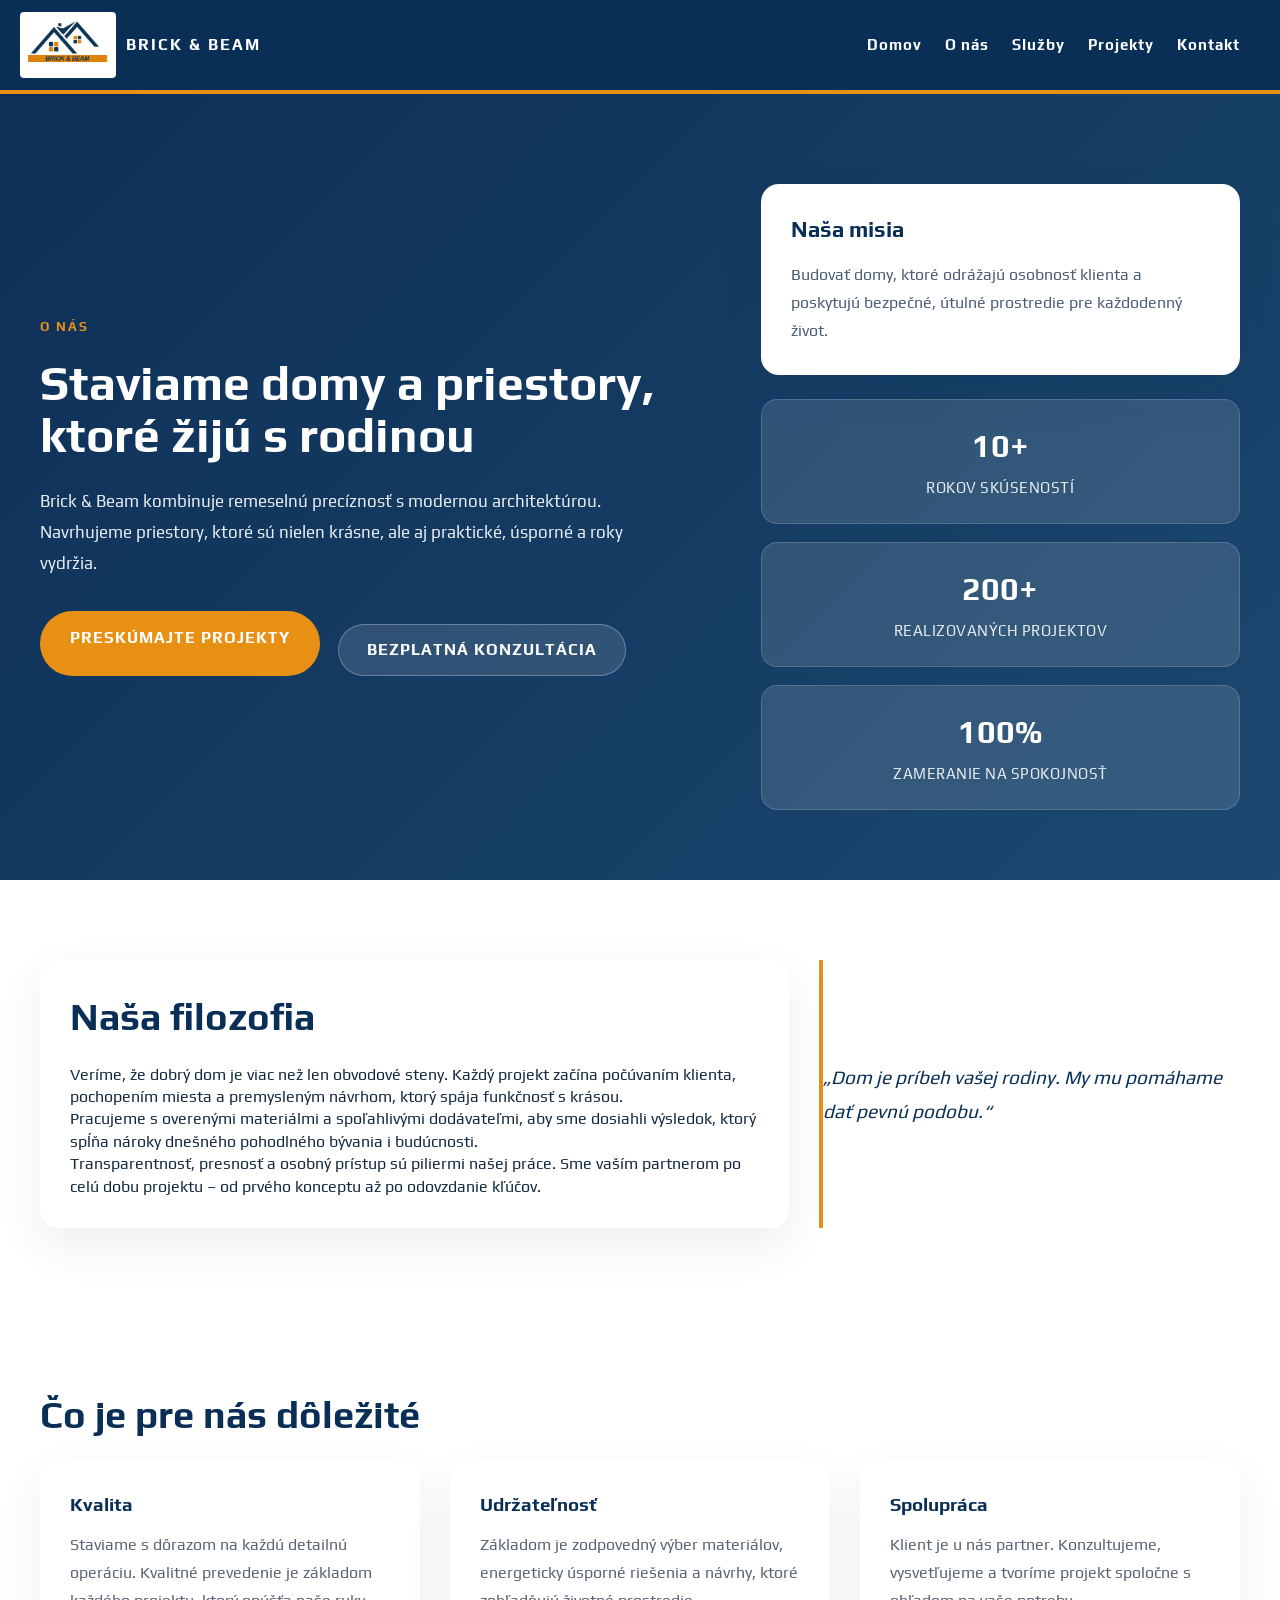
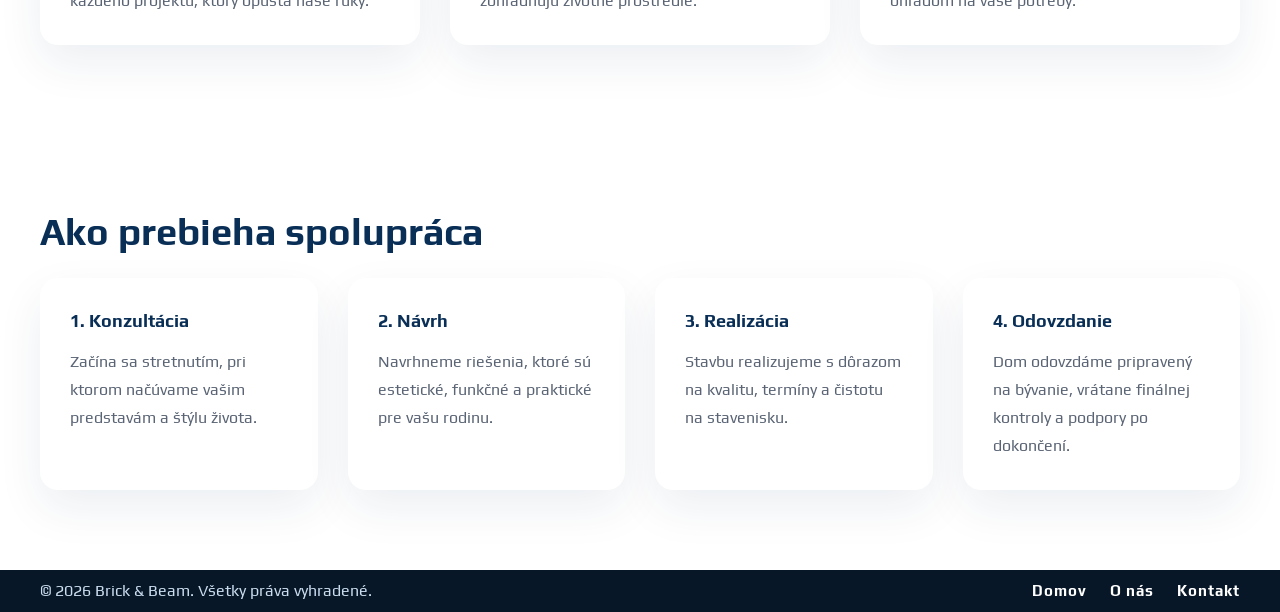
<file: about.html>
<!DOCTYPE html>
<html lang="sk">
<head>
    <meta charset="UTF-8">
    <meta name="viewport" content="width=device-width, initial-scale=1.0">
    <title>O nás - Brick & Beam</title>
    <link rel="icon" type="image/x-icon" href="moravčík_zadanie_č3_logo.png">
    <link rel="stylesheet" href="styles.css">
    <link rel="stylesheet" href="substyles.css">
    <link rel="preconnect" href="https://fonts.googleapis.com">
    <link rel="preconnect" href="https://fonts.gstatic.com" crossorigin>
    <link href="https://fonts.googleapis.com/css2?family=Play:wght@400;700&display=swap" rel="stylesheet">
</head>
<body>
    <header class="site-header">
        <div class="container header-inner">
            <a href="index.html" class="logo" aria-label="Brick & Beam">
                <img src="moravčík_zadanie_č3_logo.png" alt="Brick & Beam logo" class="logo-img">
                <span class="logo-text">BRICK & BEAM</span>
            </a>
            <nav class="main-nav">
                <a href="index.html">Domov</a>
                <a href="about.html">O nás</a>
                <a href="services.html">Služby</a>
                <a href="projects.html">Projekty</a>
                <a href="contact.html">Kontakt</a>
            </nav>
        </div>
    </header>

    <main>
        <section class="about-hero">
            <div class="container about-hero-inner">
                <div class="abt-hero">
                    <span class="cat-tag">O nás</span>
                    <h1>Staviame domy a priestory, ktoré žijú s rodinou</h1>
                    <p>Brick & Beam kombinuje remeselnú precíznosť s modernou architektúrou. Navrhujeme priestory, ktoré sú nielen krásne, ale aj praktické, úsporné a roky vydržia.</p>
                    <div class="hero-actions">
                        <a class="btn btn-primary" href="projects.html">Preskúmajte projekty</a>
                        <a class="btn btn-secondary" href="contact.html">Bezplatná konzultácia</a>
                    </div>
                </div>
                <div class="hero-panel">
                    <div class="hero-card">
                        <h3>Naša misia</h3>
                        <p>Budovať domy, ktoré odrážajú osobnosť klienta a poskytujú bezpečné, útulné prostredie pre každodenný život.</p>
                    </div>
                    <div class="hero-stats">
                        <div>
                            <strong>10+</strong>
                            <span>rokov skúseností</span>
                        </div>
                        <div>
                            <strong>200+</strong>
                            <span>realizovaných projektov</span>
                        </div>
                        <div>
                            <strong>100%</strong>
                            <span>zameranie na spokojnosť</span>
                        </div>
                    </div>
                </div>
            </div>
        </section>

        <section class="section about-story">
            <div class="container">
                <div class="about-grid">
                    <div class="story-fylo">
                        <h2>Naša filozofia</h2>
                        <p>Veríme, že dobrý dom je viac než len obvodové steny. Každý projekt začína počúvaním klienta, pochopením miesta a premysleným návrhom, ktorý spája funkčnosť s krásou.</p>
                        <p>Pracujeme s overenými materiálmi a spoľahlivými dodávateľmi, aby sme dosiahli výsledok, ktorý spĺňa nároky dnešného pohodlného bývania i budúcnosti.</p>
                        <p>Transparentnosť, presnosť a osobný prístup sú piliermi našej práce. Sme vaším partnerom po celú dobu projektu – od prvého konceptu až po odovzdanie kľúčov.</p>
                    </div>
                    <aside class="story-quote">
                        <span>„Dom je príbeh vašej rodiny. My mu pomáhame dať pevnú podobu.“</span>
                    </aside>
                </div>
            </div>
        </section>

        <section class="section about-values">
            <div class="container">
                <h2>Čo je pre nás dôležité</h2>
                <div class="values-grid">
                    <article class="value-card">
                        <h3>Kvalita</h3>
                        <p>Staviame s dôrazom na každú detailnú operáciu. Kvalitné prevedenie je základom každého projektu, ktorý opúšťa naše ruky.</p>
                    </article>
                    <article class="value-card">
                        <h3>Udržateľnosť</h3>
                        <p>Základom je zodpovedný výber materiálov, energeticky úsporné riešenia a návrhy, ktoré zohľadňujú životné prostredie.</p>
                    </article>
                    <article class="value-card">
                        <h3>Spolupráca</h3>
                        <p>Klient je u nás partner. Konzultujeme, vysvetľujeme a tvoríme projekt spoločne s ohľadom na vaše potreby.</p>
                    </article>
                </div>
            </div>
        </section>

        <section class="section about-process">
            <div class="container">
                <h2>Ako prebieha spolupráca</h2>
                <div class="process-grid">
                    <div class="process-step">
                        <h4>1. Konzultácia</h4>
                        <p>Začína sa stretnutím, pri ktorom načúvame vašim predstavám a štýlu života.</p>
                    </div>
                    <div class="process-step">
                        <h4>2. Návrh</h4>
                        <p>Navrhneme riešenia, ktoré sú estetické, funkčné a praktické pre vašu rodinu.</p>
                    </div>
                    <div class="process-step">
                        <h4>3. Realizácia</h4>
                        <p>Stavbu realizujeme s dôrazom na kvalitu, termíny a čistotu na stavenisku.</p>
                    </div>
                    <div class="process-step">
                        <h4>4. Odovzdanie</h4>
                        <p>Dom odovzdáme pripravený na bývanie, vrátane finálnej kontroly a podpory po dokončení.</p>
                    </div>
                </div>
            </div>
        </section>
    </main>

    <footer class="site-footer">
        <div class="container footer-inner">
            <p>© 2026 Brick & Beam. Všetky práva vyhradené.</p>
            <nav class="footer-nav">
                <a href="index.html">Domov</a>
                <a href="about.html">O nás</a>
                <a href="contact.html">Kontakt</a>
            </nav>
        </div>
    </footer>
</body>
</html>
</file>
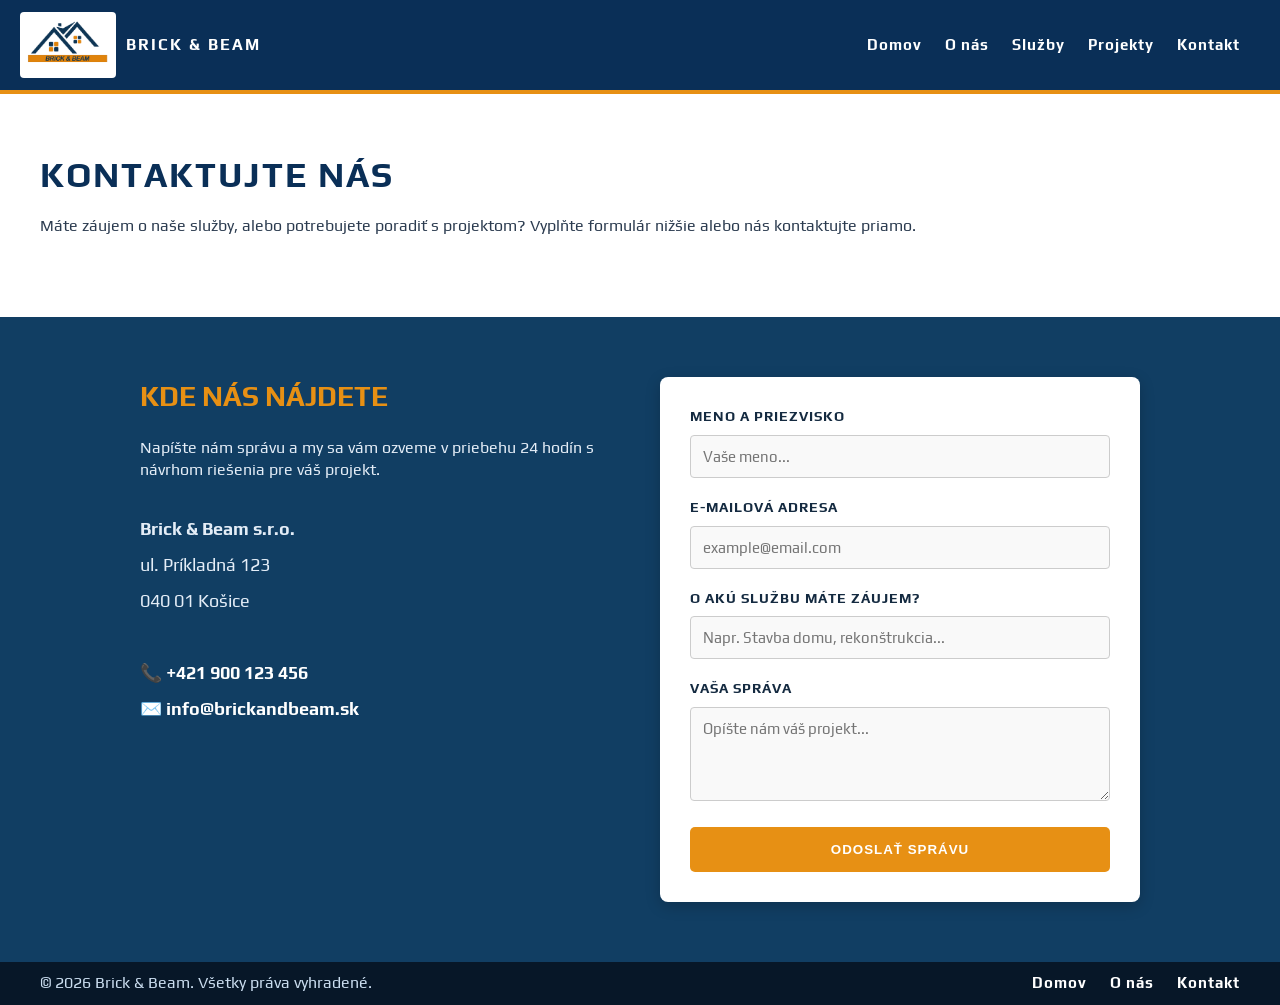
<file: contact.html>
<!DOCTYPE html>
<html lang="sk">
<head>
    <meta charset="UTF-8">
    <meta name="viewport" content="width=device-width, initial-scale=1.0">
    <title>Kontakt - Brick & Beam</title>
    <link rel="icon" type="image/x-icon" href="moravčík_zadanie_č3_logo.png">
    <link rel="stylesheet" href="substyles.css">
    <link rel="stylesheet" href="styles.css">
    <link rel="preconnect" href="https://fonts.googleapis.com">
    <link rel="preconnect" href="https://fonts.gstatic.com" crossorigin>
    <link href="https://fonts.googleapis.com/css2?family=Play:wght@400;700&display=swap" rel="stylesheet">

    
   
</head>
<body>
    <header class="site-header">
        <div class="container header-inner">
            <a href="index.html" class="logo" aria-label="Brick & Beam">
                <img src="moravčík_zadanie_č3_logo.png" alt="Brick & Beam logo" class="logo-img">
                <span class="logo-text">BRICK & BEAM</span>
            </a>
            <nav class="main-nav">
                <a href="index.html">Domov</a>
                <a href="about.html">O nás</a>
                <a href="services.html">Služby</a>
                <a href="projects.html">Projekty</a>
                <a href="contact.html">Kontakt</a>
            </nav>
        </div>
    </header>

    <main>
        <section class="about section" style="padding-bottom: 20px;">
            <div class="container">
                <h2>KONTAKTUJTE NÁS</h2>
                <p>Máte záujem o naše služby, alebo potrebujete poradiť s projektom? Vyplňte formulár nižšie alebo nás kontaktujte priamo.</p>
            </div>
        </section>

        <section class="contact-footer" style="padding: 60px 0;">
            <div class="container contact-layout">
                
                <div class="contact-info">
                    <h3 style="font-family: 'Play', sans-serif; font-size: 28px; margin-bottom: 20px; color: #e79014; text-transform: uppercase;">Kde nás nájdete</h3>
                    <p style="color: #e4edf7; font-size: 16px; margin-bottom: 30px;">Napíšte nám správu a my sa vám ozveme v priebehu 24 hodín s návrhom riešenia pre váš projekt.</p>
                    
                    <div class="address" style="font-size: 18px; line-height: 2;">
                        <strong>Brick & Beam s.r.o.</strong><br>
                        ul. Príkladná 123<br>
                        040 01 Košice<br><br>
                        📞 <a href="tel:+421900123456" style="color: #ffffff; text-decoration: none; font-weight: bold; transition: 0.3s;">+421 900 123 456</a><br>
                        ✉️ <a href="mailto:info@brickandbeam.sk" style="color: #ffffff; text-decoration: none; font-weight: bold; transition: 0.3s;">info@brickandbeam.sk</a>
                    </div>
                </div>

                <div class="contact-form">
                    <form action="#" method="POST">
                        <div class="form-group">
                            <label for="name">Meno a priezvisko</label>
                            <input type="text" id="name" name="name" placeholder="Vaše meno..." required>
                        </div>
                        
                        <div class="form-group">
                            <label for="email">E-mailová adresa</label>
                            <input type="email" id="email" name="email" placeholder="example@email.com" required>
                        </div>

                        <div class="form-group">
                            <label for="service">O akú službu máte záujem?</label>
                            <input type="text" id="service" name="service" placeholder="Napr. Stavba domu, rekonštrukcia...">
                        </div>

                        <div class="form-group">
                            <label for="message">Vaša správa</label>
                            <textarea id="message" name="message" rows="4" placeholder="Opíšte nám váš projekt..." required></textarea>
                        </div>

                        <button type="submit" class="btn btn-primary submit-btn">ODOSLAŤ SPRÁVU</button>
                    </form>
                </div>

            </div>
        </section>
    </main>

    <footer class="site-footer">
        <div class="container footer-inner">
            <p>© 2026 Brick & Beam. Všetky práva vyhradené.</p>
            <nav class="footer-nav">
                <a href="index.html">Domov</a>
                <a href="about.html">O nás</a>
                <a href="contact.html">Kontakt</a>
            </nav>
        </div>
    </footer>
</body>
</html>
</file>
<file: styles.css>
html { 
    scroll-behavior: smooth; 
}
* {
    margin: 0;
    padding: 0;
    box-sizing: border-box;
    
}

body {
    color: #142a40;
    font-family: 'Play', sans-serif;
    line-height: 1.4;
    background: #f7f7f7;
}

.container {
    width: 1200px;
    margin: 0 auto;
}

.btn {
    text-transform: uppercase;
    display: inline-block;
    border: 2px solid transparent;
    border-radius: 5px;
    padding: 13px 26px;
    font-weight: 700;
    letter-spacing: 1px;
    text-decoration: none;
    transition: 0.3s;
}

.btn-primary {
    background: #e79014;
    color: #ffffff;
}

.btn-secondary {
    background: transparent;
    border-color: #0a2f57;
    color: #0a2f57;
    margin-top: 13px;
}

.btn:hover {
    color: #e79014;
}

.btn-primary:hover {
    color: #0a2f57;
}

.btn-primary:hover {
    color: #0a2f57;
}

.site-header {
    background: #0a2f57;
    padding: 12px 0;
    position: sticky;
    top: 0;
    z-index: 10;
    border-bottom: 4px solid #e79014;
}

.header-inner {
    display: flex;
    align-items: center;
    justify-content: space-between;
}

.logo {
    color: #ffffff;
    font-family: 'Play', sans-serif;
    font-size: 20px;
    text-decoration: none;
    letter-spacing: 1px;
    display: flex;
    align-items: center;
    gap: 10px;
    margin-left: -20px;
}

.logo-img {
    width: 96px;
    height: auto;
    object-fit: contain;
    border-radius: 4px;
    background: #ffffff;
    padding: 3px;
}

.logo-text {
    font-size: 16px;
    font-weight: 700;
    text-transform: uppercase;
    letter-spacing: 2px;
}

.main-nav a,
.footer-nav a {
    color: #ffffff;
    text-decoration: none;
    margin-left: 19px;
    font-weight: 700;
    letter-spacing: 1px;
    font-size: 15px;
    transition: 0.3s;
}

.main-nav a:hover,
.footer-nav a:hover {
    color: #e79014;
}

.hero {
    height: 88vh;
    min-height: 500px;
    position: relative;
    display: flex;
    align-items: center;
    justify-content: center;
    background: linear-gradient(rgba(10, 47, 87, 0.4), rgba(10, 47, 87, 0.4));
    color: #ffffff;
}

.hero-bg {
    position: absolute;
    top: 0;
    left: 0;
    width: 100%;
    height: 100%;
    object-fit: cover;
    z-index: -1;
}

.hero-content {
    text-align: left;
    max-width: 640px;
    z-index: 1;
    width: 640px;
    margin-left: 5vw;
}

.hero h1 {
    font-family: 'Play', sans-serif;
    font-size: 50px;
    text-transform: uppercase;
    letter-spacing: 2px;
    line-height: 1.05;
}

.hero p,
.hero-sub {
    margin: 5px 0;
    font-size: 18px;
    color: #d9e2ef;
    text-transform: uppercase;
    letter-spacing: 2px;
}

.hero-sub {
    opacity: 0.88;
}

.three-cards {
    background: #0a2f57;
    color: #ffffff;
    padding: 48px 0;
    margin-bottom: 32px;
}

.three-cards .container {
    display: grid;
    grid-template-columns: repeat(3, minmax(0, 1fr));
    gap: 16px;
}

.card {
    padding: 24px;
    border: 1px solid rgba(255, 255, 255, 0.15);
    border-radius: 7px;
    background: #0a2f57;
    min-height: 190px;
    color: #e79014;
}

.card-icon {
    width: 90px;
    height: 90px;
    border-radius: 45%;
    background: rgba(255, 255, 255, 0.13);
    object-fit: cover;
    margin-bottom: 12px;
}

.card h3 {
    font-family: 'Play', sans-serif;
    text-transform: uppercase;
    margin-bottom: 11px;
    letter-spacing: 2px;
}

.card p {
    line-height: 1.5;
    color: inherit;
}

.card-accent {
    background: #e79014;
    color: #0a2f57;
    border-color: transparent;
}

.section {
    background: #ffffff;
    padding: 56px 0;
}

.about {
    text-align: left;
}

.about .container {
    max-width: 1200px;
    margin: 0 auto 60px;
    padding: 0;
}

.about h2 {
    font-family: 'Play', sans-serif;
    text-transform: uppercase;
    letter-spacing: 2px;
    margin-bottom: 16px;
    color: #0a2f57;
    font-size: 35px;
}

.about p,
.about .btn-secondary {
    max-width: 900px;
    margin-left: 0;
}

.about p {
    color: #2c3c50;
    font-weight: 500;
    margin-bottom: 24px;
}

.project-highlight {
    padding-bottom: 90px;
}


#home,
#about,
#services,
#projects,
#contact {
    scroll-margin-top: 100px;
}

.project-grid {
    display: grid;
    gap: 32px;
    grid-template-columns: 1.3fr 1fr;
    align-items: center;
}

.project-image {
    width: 100%;
    height: 320px;
    border-radius: 11px;
    object-fit: cover;
}

.project-text h2 {
    font-family: 'Play', sans-serif;
    font-size: 40px;
    margin: 8px 0 14px;
    color: #0a2f57;
    text-transform: uppercase;
    letter-spacing: 2px;
}

.project-text p {
    margin-bottom: 16px;
    color: #304462;
}

.project-nav {
    display: flex;
    gap: 32px;
    margin-bottom: 16px;
    font-family: 'Play', sans-serif;
    font-size: 18px;
    letter-spacing: 2px;
}

.project-tab {
    position: relative;
    color: #0b2c54;
    text-decoration: none;
    padding-bottom: 3px;
    text-transform: uppercase;
    font-weight: 700;
    transition: color 0.3s;
}

.project-tab::after {
    content: '';
    position: absolute;
    bottom: 0;
    left: 0;
    width: 0;
    height: 4px;
    background: #e79014;
    transition: width 0.3s;
}

.project-tab:hover::after,
.project-tab.active::after {
    width: 100%;
}

.project-tab.active {
    color: #e79014;
}

.contact-footer {
    background: #113e63;
    color: #ffffff;
    padding: 24px 0;
    text-align: center;
}

.contact-footer p,
.contact-footer .address {
    max-width: 700px;
    margin: 0 auto 16px;
    color: #e4edf7;
}

.site-footer {
    background: #071728;
    color: #bdd8f2;
    padding: 10px 0;
}

.footer-inner {
    display: flex;
    justify-content: space-between;
    align-items: center;
    color: #caddef;
}
</file>
<file: substyles.css>
/*Projects*/
.projects-header {
    padding: 80px 0 40px;
    text-align: center;
    background: #ffffff;
}


.projects-showcase-grid {
    display: grid;
    grid-template-columns: 1fr 1fr;
    gap: 50px;
    padding-bottom: 80px;
}

.showcase-card {
    background: #ffffff;
    border: 1px solid #eee;
    border-radius: 8px;
    overflow: hidden;
    display: flex;
    flex-direction: column;
    transition: 0.3s;
}

.showcase-card:hover {
    box-shadow: 0 15px 35px rgba(0, 0, 0, 0.1);
}

.image-box img {
    width: 100%;
    height: 350px;
    object-fit: cover;
    display: block;
}

.content-box {
    padding: 35px;
    flex-grow: 1;
    display: flex;
    flex-direction: column;
}

.cat-tag {
    color: #e79014;
    font-weight: 700;
    text-transform: uppercase;
    letter-spacing: 2px;
    font-size: 13px;
    margin-bottom: 12px;
    display: block;
}

.content-box h2 {
    font-size: 28px;
    color: #0a2f57;
    margin-bottom: 15px;
    text-transform: uppercase;
}

.content-box p {
    font-size: 15px;
    color: #555;
    line-height: 26px;
    margin-bottom: 25px;
}

.specs-row {
    display: flex;
    gap: 25px;
    margin-top: auto;
    padding-top: 20px;
    border-top: 1px solid #f0f0f0;
}

.spec-item strong {
    display: block;
    color: #0a2f57;
    font-size: 17px;
}

.spec-item span {
    color: #999;
    font-size: 12px;
    text-transform: uppercase;
}

.cta-btn {
    margin-top: 25px;
    text-align: center;
    width: 100%;
}

/*Services*/
.services-grid {
    display: grid;
    grid-template-columns: repeat(3, 1fr);
    gap: 30px;
    margin-top: 40px;
}

.service-card {
    background: transparent;
}

.service-image {
    width: 100%;
    height: 200px;
    object-fit: cover;
    display: block;
}

.service-content {
    background: #ffffff;
    border: 1px solid #d1d1d1;
    border-top: none;
    padding: 40px 30px;
    min-height: 350px;
}

.service-content h3 {
    font-family: 'Play', sans-serif;
    font-size: 20px;
    color: #0a2f57;
    text-transform: uppercase;
    margin-bottom: 25px;
    letter-spacing: 1px;
}

.service-content p {
    color: #666;
    line-height: 28px;
    font-size: 15px;
    font-weight: 400;
}


.services-section {
    padding: 80px 0;
    background: #f7f7f7;
}



/*Contact*/
.contact-layout {
    display: grid;
    grid-template-columns: 1fr 1fr;
    gap: 40px;
    align-items: start;
    max-width: 1000px;
    margin: 0 auto;
    text-align: left;
}

.contact-form {
    background: #ffffff;
    padding: 30px;
    border-radius: 8px;
    color: #142a40;
    box-shadow: 0 4px 15px rgba(0, 0, 0, 0.2);
}

.form-group {
    margin-bottom: 20px;
}

.form-group label {
    display: block;
    margin-bottom: 8px;
    font-weight: 700;
    text-transform: uppercase;
    letter-spacing: 1px;
    font-size: 14px;
}

.form-group input,
.form-group textarea {
    width: 100%;
    padding: 12px;
    border: 1px solid #ccc;
    border-radius: 4px;
    font-family: 'Play', sans-serif;
    font-size: 15px;
    background: #f9f9f9;
}

.form-group input:focus,
.form-group textarea:focus {
    outline: none;
    border-color: #e79014;
    background: #ffffff;
}

.submit-btn {
    width: 100%;
    cursor: pointer;
    border: none;
}

/*About*/
.about-hero {
    padding: 90px 0 70px;
    background: linear-gradient(135deg, #0e2f57 0%, #1b486f 100%);
    color: #ffffff;
}

.about-hero-inner {
    display: grid;
    grid-template-columns: 1.4fr 1fr;
    gap: 50px;
    align-items: center;
}

.abt-hero h1 {
    font-size: 48px;
    line-height: 52px;
    max-width: 650px;
    margin: 20px 0 25px;
    color: #ffffff;
}

.abt-hero p {
    max-width: 640px;
    font-size: 17px;
    line-height: 31px;
    color: rgba(255, 255, 255, 0.9);
}

.hero-actions {
    margin-top: 32px;
    display: flex;
    gap: 18px;
    flex-wrap: wrap;
}

.btn {
    display: inline-block;
    padding: 14px 28px;
    border-radius: 999px;
    text-decoration: none;
    font-weight: 700;
    transition: transform 0.2s ease, box-shadow 0.2s ease;
}

.btn:hover {
    transform: translateY(-2px);
}

.btn-primary {
    background: #e79014;
    color: #ffffff;
}

.btn-secondary {
    background: rgba(255, 255, 255, 0.12);
    border: 1px solid rgba(255, 255, 255, 0.28);
    color: #ffffff;
}

.hero-panel {
    display: grid;
    gap: 24px;
}

.hero-card,
.story-fylo,
.value-card,
.process-step {
    background: #ffffff;
    border-radius: 18px;
    padding: 30px;
    box-shadow: 0 18px 45px rgba(10, 47, 87, 0.08);
}

.hero-card h3 {
    font-size: 22px;
    margin-bottom: 16px;
    color: #0a2f57;
}

.hero-card p {
    line-height: 28px;
    color: #4d5d75;
}

.hero-stats {
    display: grid;
    gap: 18px;
}

.hero-stats div {
    padding: 24px 20px;
    background: rgba(255, 255, 255, 0.12);
    border: 1px solid rgba(255, 255, 255, 0.16);
    border-radius: 16px;
    text-align: center;
}

.hero-stats strong {
    display: block;
    font-size: 32px;
    color: #ffffff;
    margin-bottom: 8px;
}

.hero-stats span {
    color: rgba(255, 255, 255, 0.88);
    font-size: 15px;
    text-transform: uppercase;
    letter-spacing: 0.5px;
}

.section {
    padding: 80px 0;
}

.about-story .about-grid,
.about-values .values-grid,
.about-process .process-grid {
    display: grid;
    gap: 30px;
}

.about-grid {
    grid-template-columns: 1.6fr 0.9fr;
}

.story-fylo h2,
.about-values h2,
.about-process h2 {
    font-size: 38px;
    margin-bottom: 20px;
    color: #0a2f57;
}

.story-copy p {
    margin-bottom: 18px;
    line-height: 28px;
    color: #4d5d75;
    font-size: 16px;
}

.story-quote {
    display: flex;
    align-items: center;
    justify-content: center;
    min-height: 100%;
    border-left: 4px solid #e79014;
}

.story-quote span {
    font-size: 19px;
    color: #0a2f57;
    line-height: 34px;
    font-style: italic;
}

.values-grid {
    grid-template-columns: repeat(3, minmax(0, 1fr));
}

.value-card h3 {
    color: #0a2f57;
    margin-bottom: 14px;
}

.value-card p {
    color: #5a6474;
    line-height: 28px;
}

.process-grid {
    grid-template-columns: repeat(4, minmax(0, 1fr));
}

.process-step h4 {
    color: #0a2f57;
    margin-bottom: 14px;
    font-size: 18px;
}

.process-step p {
    color: #5a6474;
    line-height: 28px;
}
</file>
